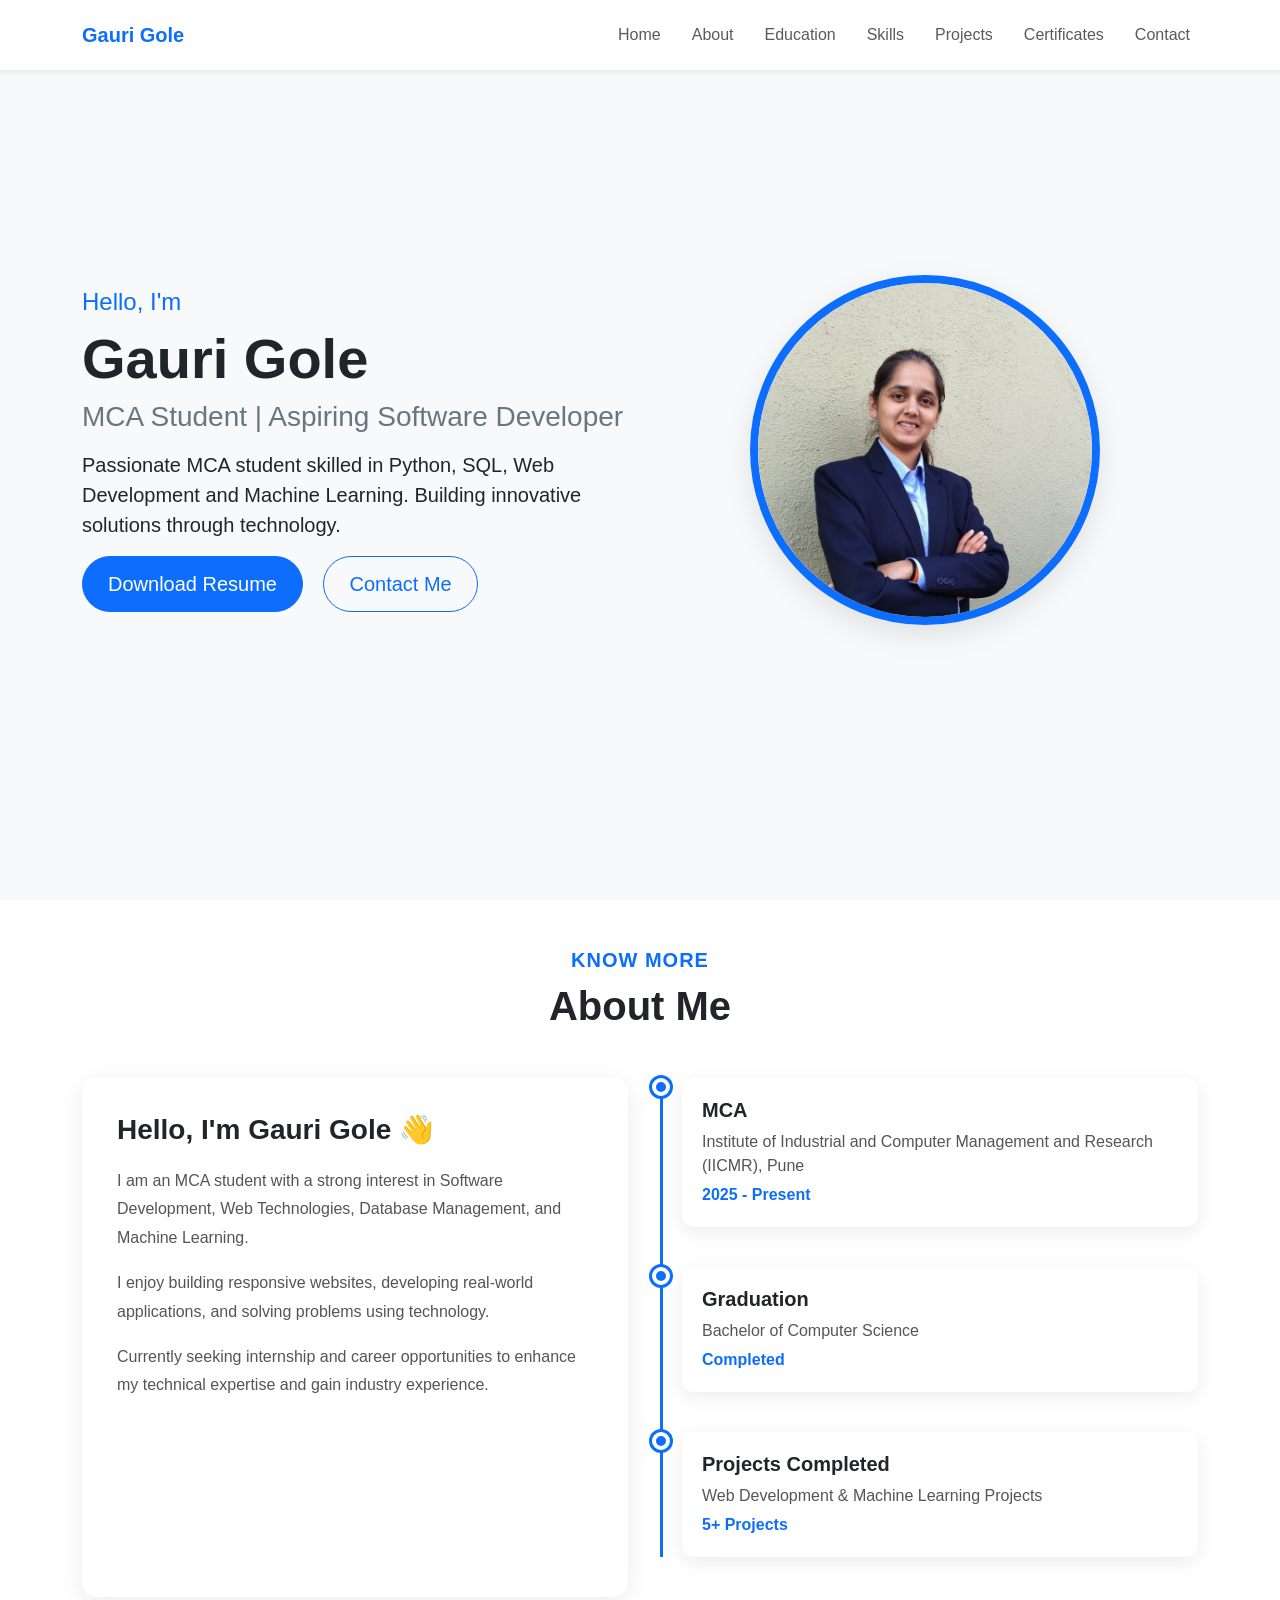
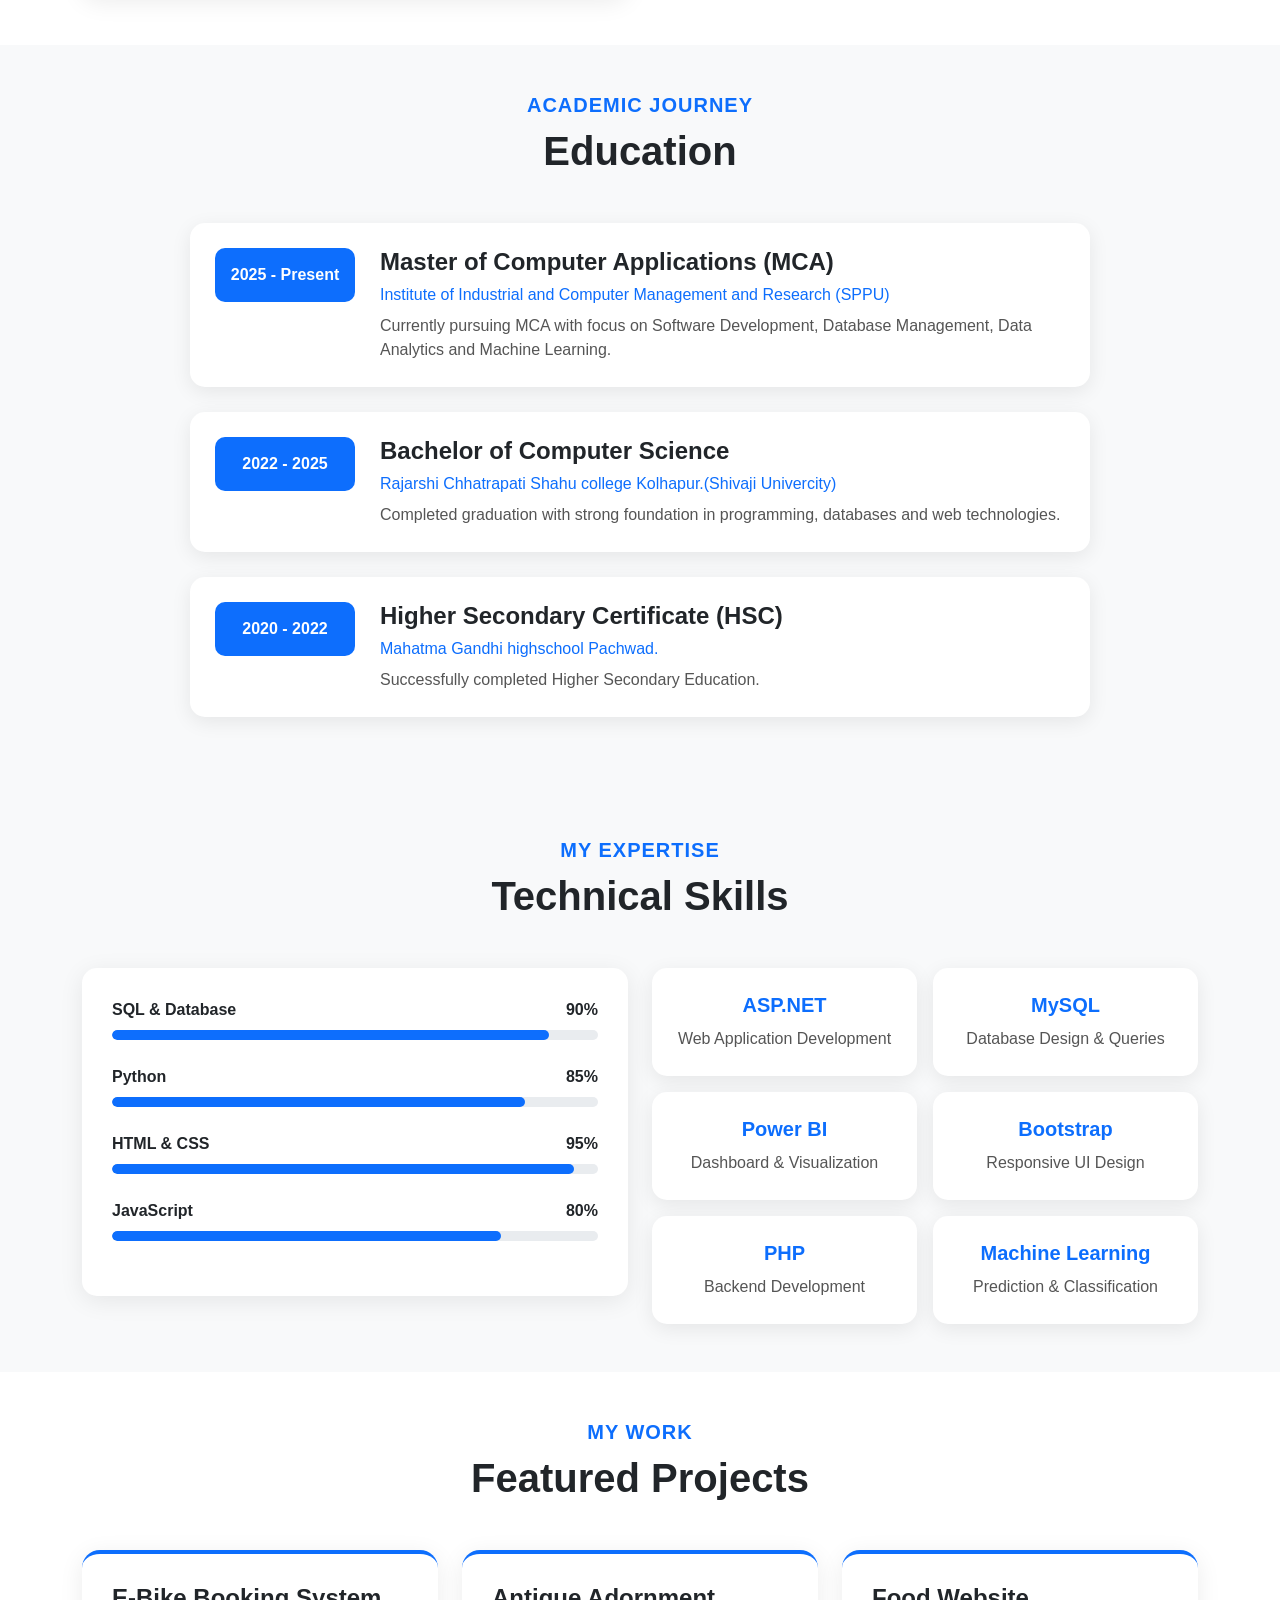
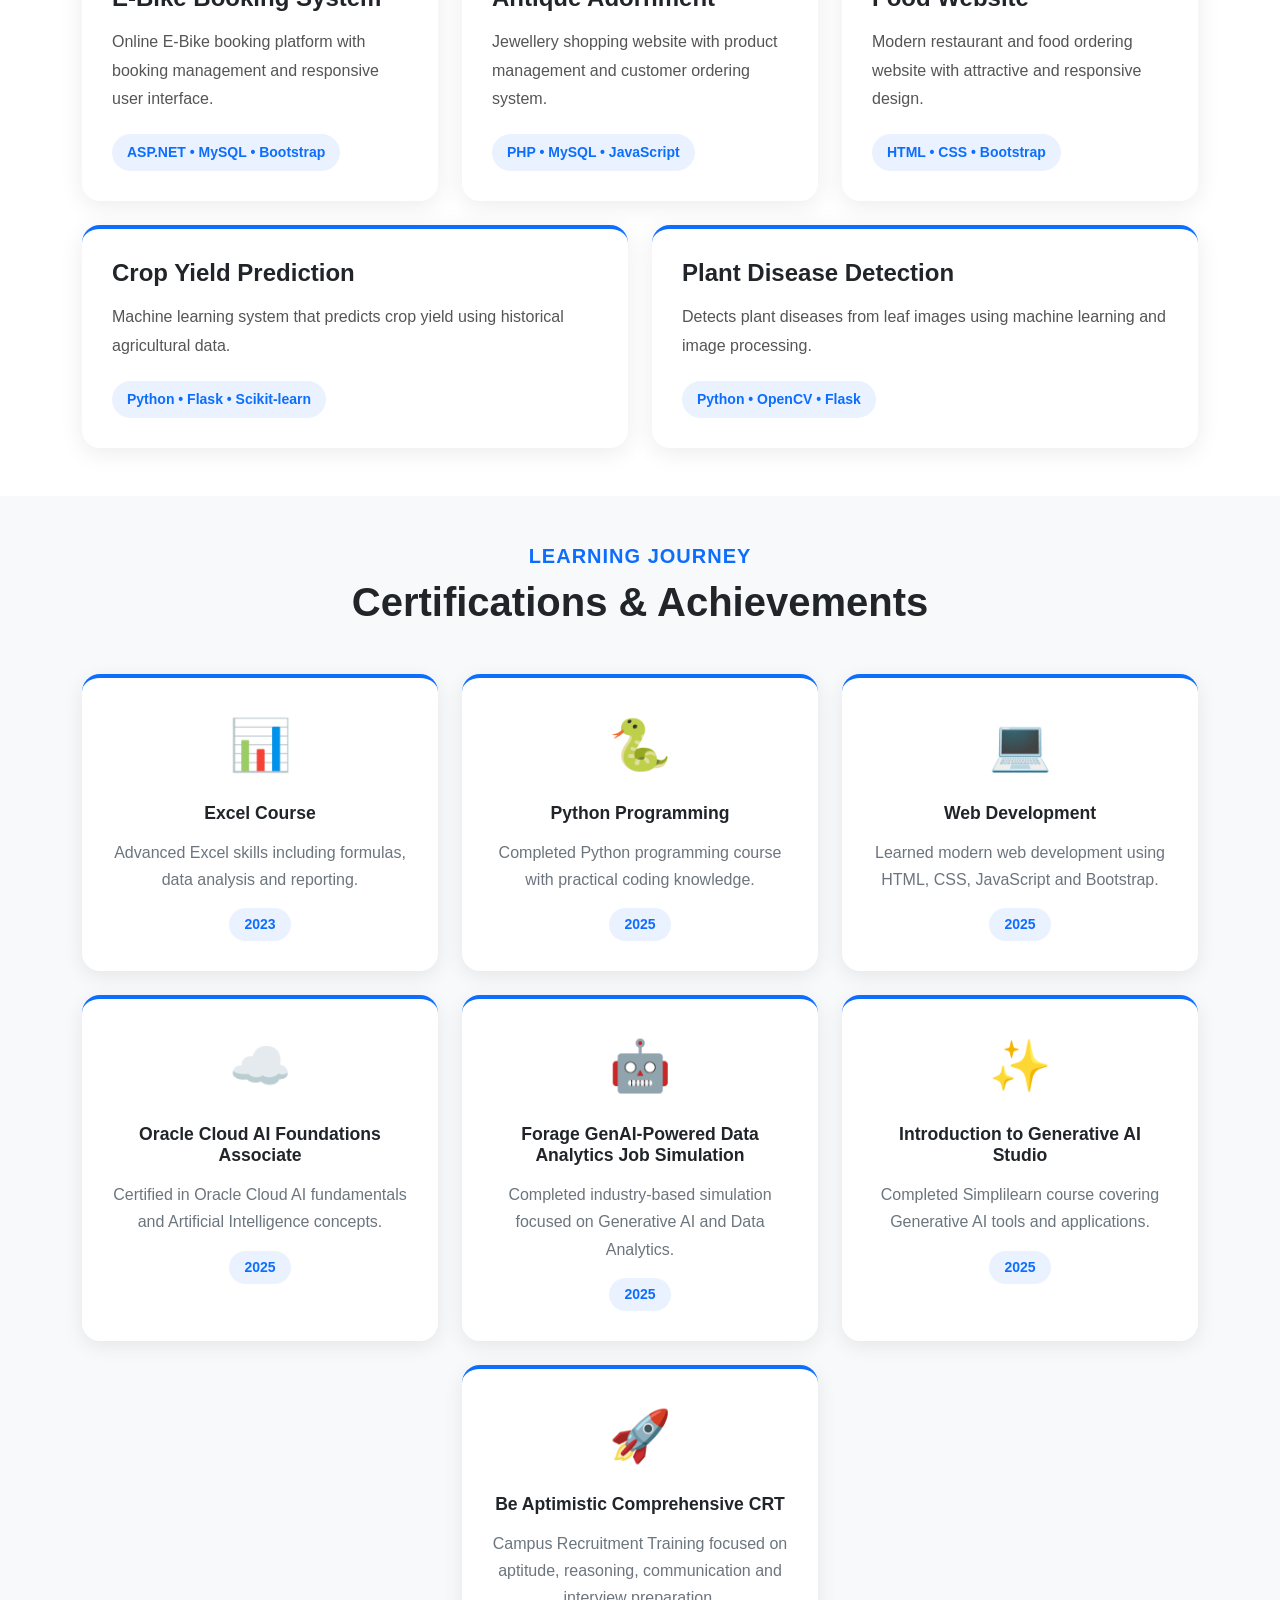
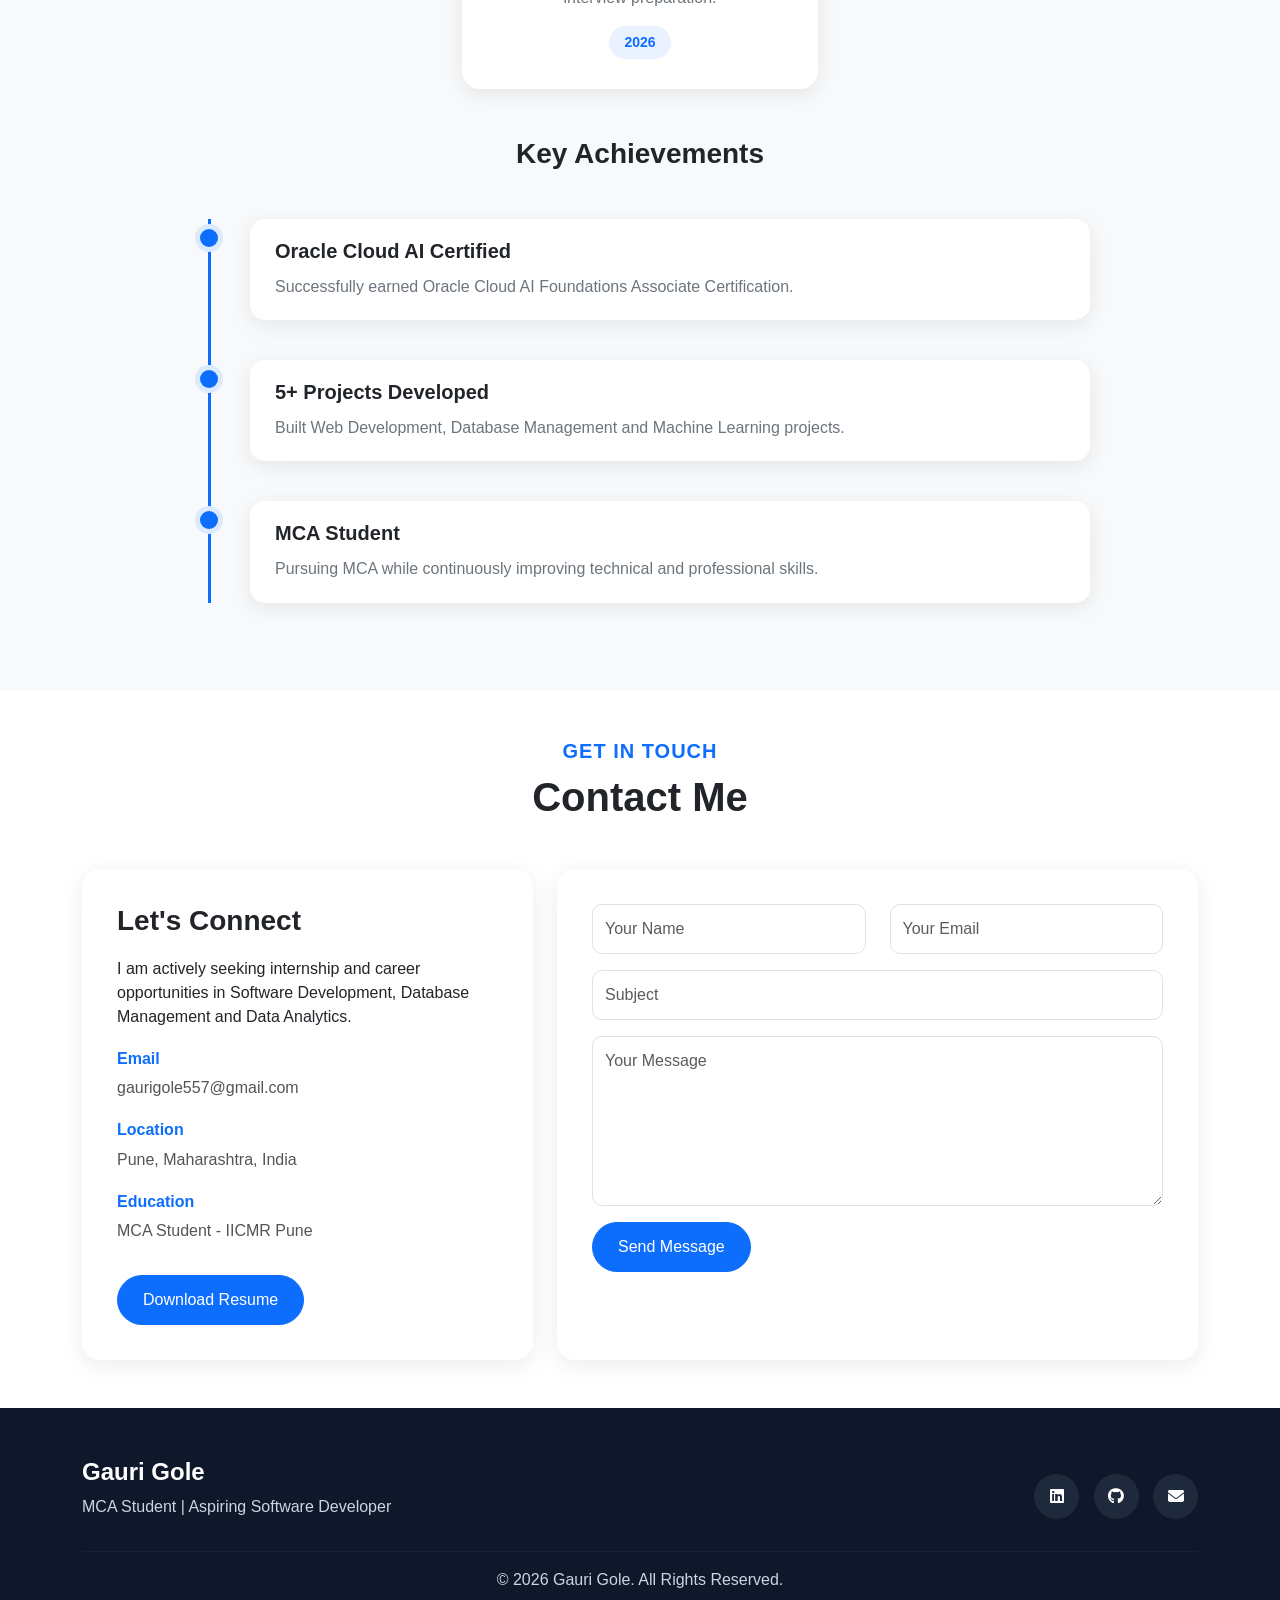
<file: index.html>
<!DOCTYPE html>
<html lang="en">

<head>
    <meta charset="UTF-8">
    <meta name="viewport" content="width=device-width, initial-scale=1.0">
    <title>Gauri Gole| Portfolio</title>

    <link href="https://cdn.jsdelivr.net/npm/bootstrap@5.3.3/dist/css/bootstrap.min.css" rel="stylesheet">
    <link rel="stylesheet" href="https://cdnjs.cloudflare.com/ajax/libs/font-awesome/6.5.1/css/all.min.css">
    <link rel="stylesheet" href="style.css">
</head>

<body>

    <!-- Navbar -->

    <nav class="navbar navbar-expand-lg navbar-light bg-white shadow-sm fixed-top">
        <div class="container">
            <a class="navbar-brand fw-bold text-primary" href="#">
                Gauri Gole
            </a>

            <button class="navbar-toggler" type="button" data-bs-toggle="collapse"
                data-bs-target="#navbarNav">
                <span class="navbar-toggler-icon"></span>
            </button>

            <div class="collapse navbar-collapse" id="navbarNav">
                <ul class="navbar-nav ms-auto">

                    <li class="nav-item">
                        <a class="nav-link" href="#home">Home</a>
                    </li>

                    <li class="nav-item">
                        <a class="nav-link" href="#about">About</a>
                    </li>

                    <li class="nav-item">
                        <a class="nav-link" href="#education">Education</a>
                    </li>

                    <li class="nav-item">
                        <a class="nav-link" href="#skills">Skills</a>
                    </li>

                    <li class="nav-item">
                        <a class="nav-link" href="#projects">Projects</a>
                    </li>

                    <li class="nav-item">
                        <a class="nav-link" href="#certifications">Certificates</a>
                    </li>

                    <li class="nav-item">
                        <a class="nav-link" href="#contact">Contact</a>
                    </li>

                </ul>
            </div>
        </div>
    </nav>


    <!-- Hero Section -->

    <section id="home" class="hero-section">

        <div class="container">
            <div class="row align-items-center min-vh-100">

                <div class="col-lg-6">

                    <h4 class="text-primary">
                        Hello, I'm
                    </h4>

                    <h1 class="display-4 fw-bold">
                        Gauri Gole
                    </h1>

                    <h3 class="text-secondary mb-3">
                        MCA Student | Aspiring Software Developer
                    </h3>

                    <p class="lead">
                        Passionate MCA student skilled in Python,
                        SQL, Web Development and Machine Learning.
                        Building innovative solutions through technology.
                    </p>

                    <a href="GAURI GOLE RESUME (1).pdf" class="btn btn-primary btn-lg me-3">
                        Download Resume
                    </a>

                    <a href="#contact" class="btn btn-outline-primary btn-lg">
                        Contact Me
                    </a>

                </div>

                <div class="col-lg-6 text-center">

                    <img src="profile.jpeg"
                        class="img-fluid profile-img"
                        alt="Profile">

                </div>

            </div>
        </div>

    </section>
    <!-- ================= ABOUT SECTION ================= -->

<section class="about py-5" id="about">

    <div class="container">

        <div class="text-center mb-5">
            <h5 class="section-subtitle">Know More</h5>
            <h2 class="section-title">About Me</h2>
        </div>

        <div class="row g-4">

            <!-- About Card -->

            <div class="col-lg-6">

                <div class="about-card">

                    <h3>Hello, I'm Gauri Gole 👋</h3>

                    <p>
                        I am an MCA student with a strong interest in
                        Software Development, Web Technologies,
                        Database Management, and Machine Learning.
                    </p>

                    <p>
                        I enjoy building responsive websites,
                        developing real-world applications, and
                        solving problems using technology.
                    </p>

                    <p>
                        Currently seeking internship and career
                        opportunities to enhance my technical
                        expertise and gain industry experience.
                    </p>

                </div>

            </div>

            <!-- Timeline -->

            <div class="col-lg-6">

                <div class="timeline">

                    <div class="timeline-item">
                        <div class="circle"></div>

                        <div class="timeline-content">
                            <h5>MCA</h5>
                            <p>
                                Institute of Industrial and Computer
                                Management and Research (IICMR), Pune
                            </p>
                            <span>2025 - Present</span>
                        </div>
                    </div>

                    <div class="timeline-item">
                        <div class="circle"></div>

                        <div class="timeline-content">
                            <h5>Graduation</h5>
                            <p>
                                Bachelor of Computer Science
                            </p>
                            <span>Completed</span>
                        </div>
                    </div>

                    <div class="timeline-item">
                        <div class="circle"></div>

                        <div class="timeline-content">
                            <h5>Projects Completed</h5>
                            <p>
                                Web Development & Machine Learning Projects
                            </p>
                            <span>5+ Projects</span>
                        </div>
                    </div>

                </div>

            </div>

        </div>

    </div>

</section>

<!-- ================= EDUCATION SECTION ================= -->

<section class="education py-5" id="education">

    <div class="container">

        <div class="text-center mb-5">
            <h5 class="section-subtitle">Academic Journey</h5>
            <h2 class="section-title">Education</h2>
        </div>

        <div class="education-timeline">

            <!-- MCA -->

            <div class="education-card">
                <div class="edu-year">
                    2025 - Present
                </div>

                <div class="edu-content">
                    <h4>Master of Computer Applications (MCA)</h4>

                    <h6>Institute of Industrial and Computer Management and Research (SPPU)</h6>

                    <p>
                        Currently pursuing MCA with focus on
                        Software Development, Database Management,
                        Data Analytics and Machine Learning.
                    </p>
                </div>
            </div>

            <!-- Graduation -->

            <div class="education-card">
                <div class="edu-year">
                    2022 - 2025
                </div>

                <div class="edu-content">
                    <h4>Bachelor of Computer Science</h4>

                    <h6>Rajarshi Chhatrapati Shahu college Kolhapur.(Shivaji Univercity)</h6>

                    <p>
                        Completed graduation with strong foundation
                        in programming, databases and web technologies.
                    </p>
                </div>
            </div>

            <!-- HSC -->

            <div class="education-card">
                <div class="edu-year">
                    2020 - 2022
                </div>

                <div class="edu-content">
                    <h4>Higher Secondary Certificate (HSC)</h4>

                    <h6>Mahatma Gandhi highschool Pachwad.</h6>

                    <p>
                        Successfully completed Higher Secondary Education.
                    </p>
                </div>
            </div>

        </div>

    </div>

</section>
<!-- ================= SKILLS SECTION ================= -->

<section class="skills py-5" id="skills">

    <div class="container">

        <div class="text-center mb-5">
            <h5 class="section-subtitle">My Expertise</h5>
            <h2 class="section-title">Technical Skills</h2>
        </div>

        <div class="row">

            <!-- Left Side -->

            <div class="col-lg-6">

                <div class="skill-box">

                    <div class="skill-item">
                        <div class="d-flex justify-content-between">
                            <span>SQL & Database</span>
                            <span>90%</span>
                        </div>

                        <div class="progress">
                            <div class="progress-bar sql-bar"></div>
                        </div>
                    </div>

                    <div class="skill-item">
                        <div class="d-flex justify-content-between">
                            <span>Python</span>
                            <span>85%</span>
                        </div>

                        <div class="progress">
                            <div class="progress-bar python-bar"></div>
                        </div>
                    </div>

                    <div class="skill-item">
                        <div class="d-flex justify-content-between">
                            <span>HTML & CSS</span>
                            <span>95%</span>
                        </div>

                        <div class="progress">
                            <div class="progress-bar html-bar"></div>
                        </div>
                    </div>

                    <div class="skill-item">
                        <div class="d-flex justify-content-between">
                            <span>JavaScript</span>
                            <span>80%</span>
                        </div>

                        <div class="progress">
                            <div class="progress-bar js-bar"></div>
                        </div>
                    </div>

                </div>

            </div>

            <!-- Right Side -->

            <div class="col-lg-6">

                <div class="row g-3">

                    <div class="col-md-6">
                        <div class="skill-card">
                            <h5>ASP.NET</h5>
                            <p>Web Application Development</p>
                        </div>
                    </div>

                    <div class="col-md-6">
                        <div class="skill-card">
                            <h5>MySQL</h5>
                            <p>Database Design & Queries</p>
                        </div>
                    </div>

                    <div class="col-md-6">
                        <div class="skill-card">
                            <h5>Power BI</h5>
                            <p>Dashboard & Visualization</p>
                        </div>
                    </div>

                    <div class="col-md-6">
                        <div class="skill-card">
                            <h5>Bootstrap</h5>
                            <p>Responsive UI Design</p>
                        </div>
                    </div>

                    <div class="col-md-6">
                        <div class="skill-card">
                            <h5>PHP</h5>
                            <p>Backend Development</p>
                        </div>
                    </div>

                    <div class="col-md-6">
                        <div class="skill-card">
                            <h5>Machine Learning</h5>
                            <p>Prediction & Classification</p>
                        </div>
                    </div>

                </div>

            </div>

        </div>

    </div>

</section>
<!-- ================= PROJECTS SECTION ================= -->

<section class="projects py-5" id="projects">

    <div class="container">

        <div class="text-center mb-5">
            <h5 class="section-subtitle">My Work</h5>
            <h2 class="section-title">Featured Projects</h2>
        </div>

        <div class="row g-4">

            <!-- Project 1 -->

            <div class="col-lg-4 col-md-6">
                <div class="project-card">

                    <div class="project-content">

                        <h4>E-Bike Booking System</h4>

                        <p>
                            Online E-Bike booking platform with booking
                            management and responsive user interface.
                        </p>

                        <span class="tech">
                            ASP.NET • MySQL • Bootstrap
                        </span>

                    </div>

                </div>
            </div>

            <!-- Project 2 -->

            <div class="col-lg-4 col-md-6">
                <div class="project-card">

                    <div class="project-content">

                        <h4>Antique Adornment</h4>

                        <p>
                            Jewellery shopping website with product
                            management and customer ordering system.
                        </p>

                        <span class="tech">
                            PHP • MySQL • JavaScript
                        </span>

                    </div>

                </div>
            </div>

            <!-- Project 3 -->

            <div class="col-lg-4 col-md-6">
                <div class="project-card">

                    <div class="project-content">

                        <h4>Food Website</h4>

                        <p>
                            Modern restaurant and food ordering website
                            with attractive and responsive design.
                        </p>

                        <span class="tech">
                            HTML • CSS • Bootstrap
                        </span>

                    </div>

                </div>
            </div>

            <!-- Project 4 -->

            <div class="col-lg-6">
                <div class="project-card">

                    <div class="project-content">

                        <h4>Crop Yield Prediction</h4>

                        <p>
                            Machine learning system that predicts crop
                            yield using historical agricultural data.
                        </p>

                        <span class="tech">
                            Python • Flask • Scikit-learn
                        </span>

                    </div>

                </div>
            </div>

            <!-- Project 5 -->

            <div class="col-lg-6">
                <div class="project-card">

                    <div class="project-content">

                        <h4>Plant Disease Detection</h4>

                        <p>
                            Detects plant diseases from leaf images using
                            machine learning and image processing.
                        </p>

                        <span class="tech">
                            Python • OpenCV • Flask
                        </span>

                    </div>

                </div>
            </div>

        </div>

    </div>

</section>
<!-- ================= CERTIFICATIONS SECTION ================= -->

<section class="certifications py-5" id="certifications">

    <div class="container">

        <div class="text-center mb-5">
            <h5 class="section-subtitle">Learning Journey</h5>
            <h2 class="section-title">Certifications & Achievements</h2>
        </div>

        <div class="row g-4">

            <!-- Excel -->
            <div class="col-lg-4 col-md-6">
                <div class="certificate-card">
                    <div class="certificate-icon">📊</div>
                    <h5>Excel Course</h5>
                    <p>Advanced Excel skills including formulas, data analysis and reporting.</p>
                    <small>2023</small>
                </div>
            </div>

            <!-- Python -->
            <div class="col-lg-4 col-md-6">
                <div class="certificate-card">
                    <div class="certificate-icon">🐍</div>
                    <h5>Python Programming</h5>
                    <p>Completed Python programming course with practical coding knowledge.</p>
                    <small>2025</small>
                </div>
            </div>

            <!-- Web Development -->
            <div class="col-lg-4 col-md-6">
                <div class="certificate-card">
                    <div class="certificate-icon">💻</div>
                    <h5>Web Development</h5>
                    <p>Learned modern web development using HTML, CSS, JavaScript and Bootstrap.</p>
                    <small>2025</small>
                </div>
            </div>

            <!-- Oracle -->
            <div class="col-lg-4 col-md-6">
                <div class="certificate-card">
                    <div class="certificate-icon">☁️</div>
                    <h5>Oracle Cloud AI Foundations Associate</h5>
                    <p>Certified in Oracle Cloud AI fundamentals and Artificial Intelligence concepts.</p>
                    <small>2025</small>
                </div>
            </div>

            <!-- Forage -->
            <div class="col-lg-4 col-md-6">
                <div class="certificate-card">
                    <div class="certificate-icon">🤖</div>
                    <h5>Forage GenAI-Powered Data Analytics Job Simulation</h5>
                    <p>Completed industry-based simulation focused on Generative AI and Data Analytics.</p>
                    <small>2025</small>
                </div>
            </div>

            <!-- Simplilearn -->
            <div class="col-lg-4 col-md-6">
                <div class="certificate-card">
                    <div class="certificate-icon">✨</div>
                    <h5>Introduction to Generative AI Studio</h5>
                    <p>Completed Simplilearn course covering Generative AI tools and applications.</p>
                    <small>2025</small>
                </div>
            </div>

            <!-- CRT -->
            <div class="col-lg-4 col-md-6 mx-auto">
                <div class="certificate-card">
                    <div class="certificate-icon">🚀</div>
                    <h5>Be Aptimistic Comprehensive CRT</h5>
                    <p>Campus Recruitment Training focused on aptitude, reasoning, communication and interview preparation.</p>
                    <small>2026</small>
                </div>
            </div>

        </div>

        <!-- Achievement Timeline -->

        <div class="achievement-section mt-5">

            <h3 class="text-center mb-5">
                Key Achievements
            </h3>

            <div class="achievement-timeline">

                <div class="achievement-item">
                    <div class="achievement-dot"></div>

                    <div class="achievement-content">
                        <h5>Oracle Cloud AI Certified</h5>
                        <p>
                            Successfully earned Oracle Cloud AI Foundations Associate Certification.
                        </p>
                    </div>
                </div>

                <div class="achievement-item">
                    <div class="achievement-dot"></div>

                    <div class="achievement-content">
                        <h5>5+ Projects Developed</h5>
                        <p>
                            Built Web Development, Database Management and Machine Learning projects.
                        </p>
                    </div>
                </div>

                <div class="achievement-item">
                    <div class="achievement-dot"></div>

                    <div class="achievement-content">
                        <h5>MCA Student</h5>
                        <p>
                            Pursuing MCA while continuously improving technical and professional skills.
                        </p>
                    </div>
                </div>

            </div>

        </div>

    </div>

</section>
<!-- ================= CONTACT SECTION ================= -->

<section class="contact py-5" id="contact">

    <div class="container">

        <div class="text-center mb-5">
            <h5 class="section-subtitle">Get In Touch</h5>
            <h2 class="section-title">Contact Me</h2>
        </div>

        <div class="row g-4">

            <!-- Contact Info -->

            <div class="col-lg-5">

                <div class="contact-card">

                    <h3>Let's Connect</h3>

                    <p>
                        I am actively seeking internship and career
                        opportunities in Software Development,
                        Database Management and Data Analytics.
                    </p>

                    <div class="contact-info">
                        <h6>Email</h6>
                        <p>gaurigole557@gmail.com</p>
                    </div>

                    <div class="contact-info">
                        <h6>Location</h6>
                        <p>Pune, Maharashtra, India</p>
                    </div>

                    <div class="contact-info">
                        <h6>Education</h6>
                        <p>MCA Student - IICMR Pune</p>
                    </div>

                    <a href="GAURI GOLE RESUME (1).pdf"
                       class="btn btn-primary mt-3"
                       download>
                        Download Resume
                    </a>

                </div>

            </div>

            <!-- Contact Form -->

            <div class="col-lg-7">

                <div class="contact-card">

                    <form>

                        <div class="row">

                            <div class="col-md-6 mb-3">
                                <input type="text"
                                       class="form-control"
                                       placeholder="Your Name"
                                       required>
                            </div>

                            <div class="col-md-6 mb-3">
                                <input type="email"
                                       class="form-control"
                                       placeholder="Your Email"
                                       required>
                            </div>

                        </div>

                        <div class="mb-3">
                            <input type="text"
                                   class="form-control"
                                   placeholder="Subject">
                        </div>

                        <div class="mb-3">
                            <textarea class="form-control"
                                      rows="6"
                                      placeholder="Your Message"></textarea>
                        </div>

                        <button type="submit"
                                class="btn btn-primary">
                            Send Message
                        </button>

                    </form>

                </div>

            </div>

        </div>

    </div>

</section>


<!-- ================= FOOTER ================= -->

<footer class="footer">

    <div class="container">

        <div class="row align-items-center">

            <div class="col-md-6">
                <h4>Gauri Gole</h4>
                <p>MCA Student | Aspiring Software Developer</p>
            </div>

            <div class="col-md-6 text-md-end">

                <div class="social-links">

                    <a href="#"><i class="fab fa-linkedin"></i></a>

                    <a href="#"><i class="fab fa-github"></i></a>

                    <a href="#"><i class="fas fa-envelope"></i></a>

                </div>

            </div>

        </div>

        <hr>

        <div class="text-center">

            <p class="mb-0">
                © 2026 Gauri Gole. All Rights Reserved.
            </p>

        </div>

    </div>

</footer>

    <script src="https://cdn.jsdelivr.net/npm/bootstrap@5.3.3/dist/js/bootstrap.bundle.min.js"></script>

</body>
</html>
</file>
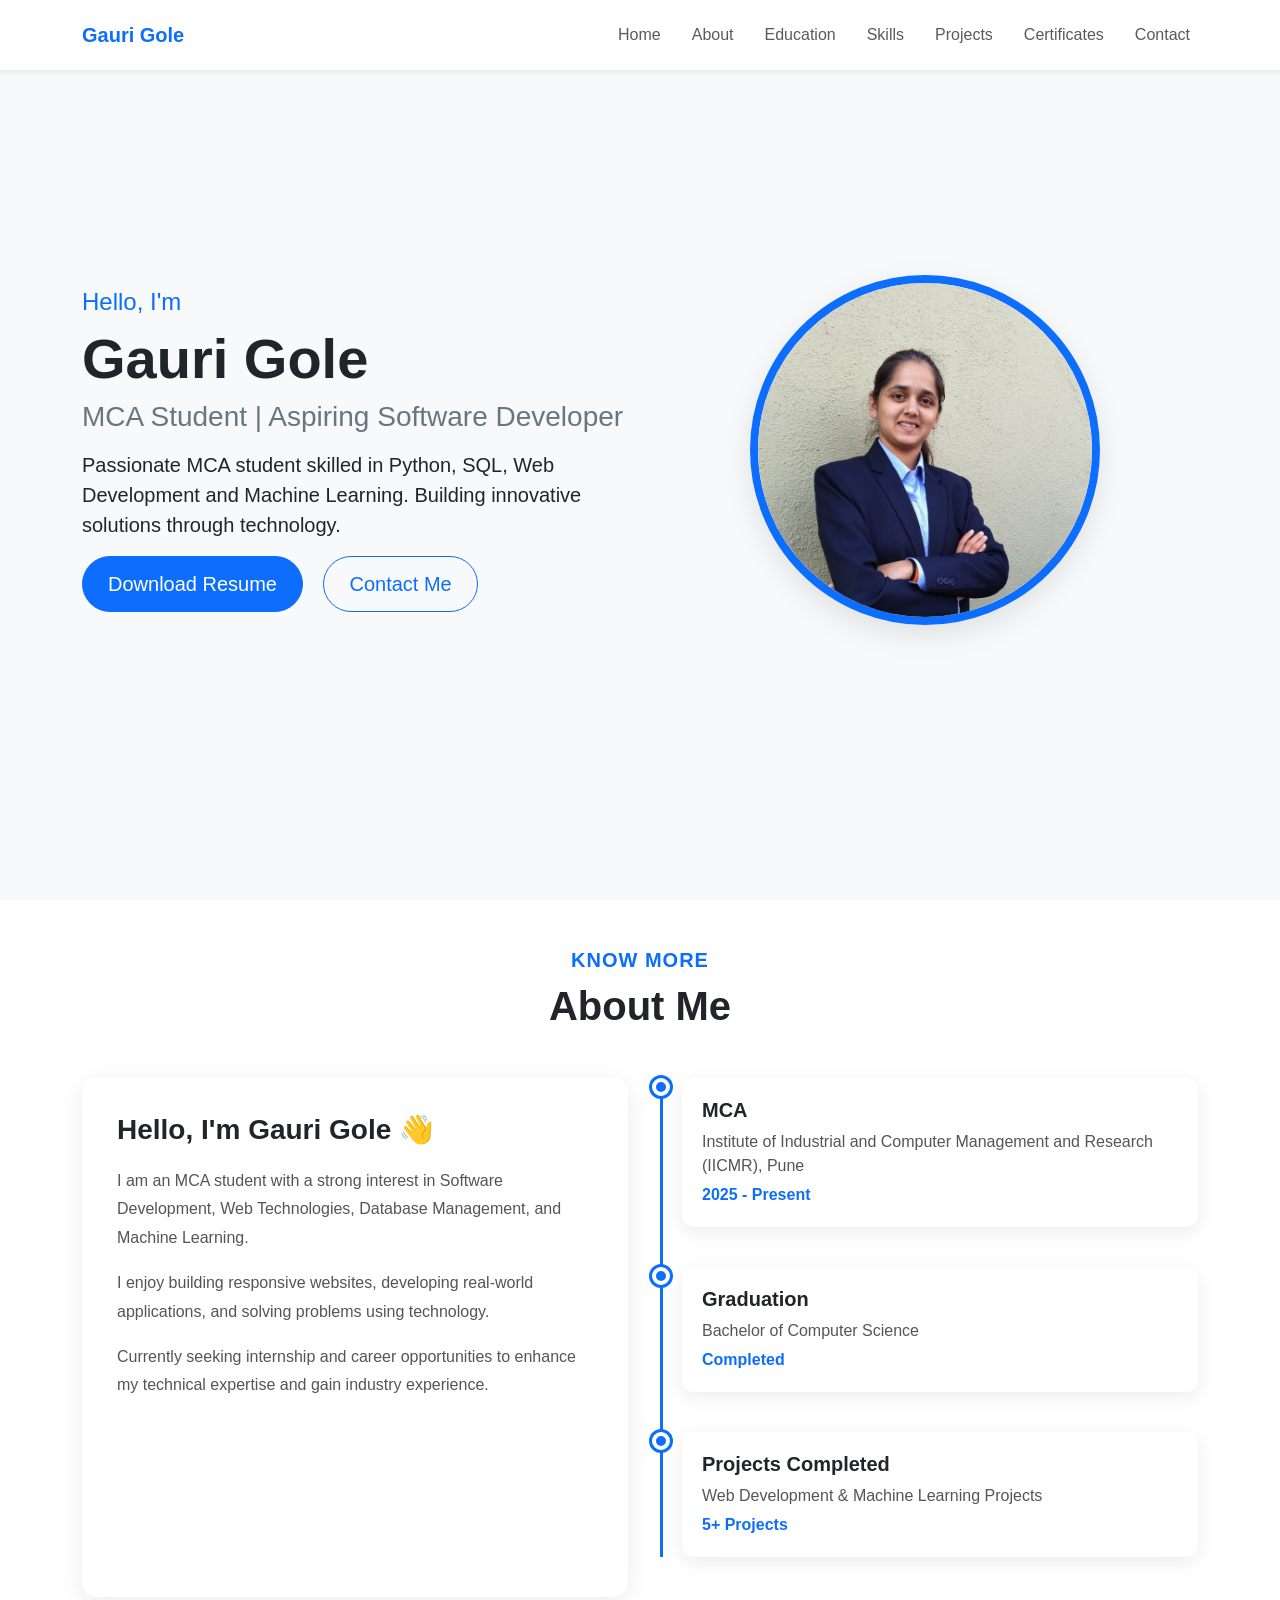
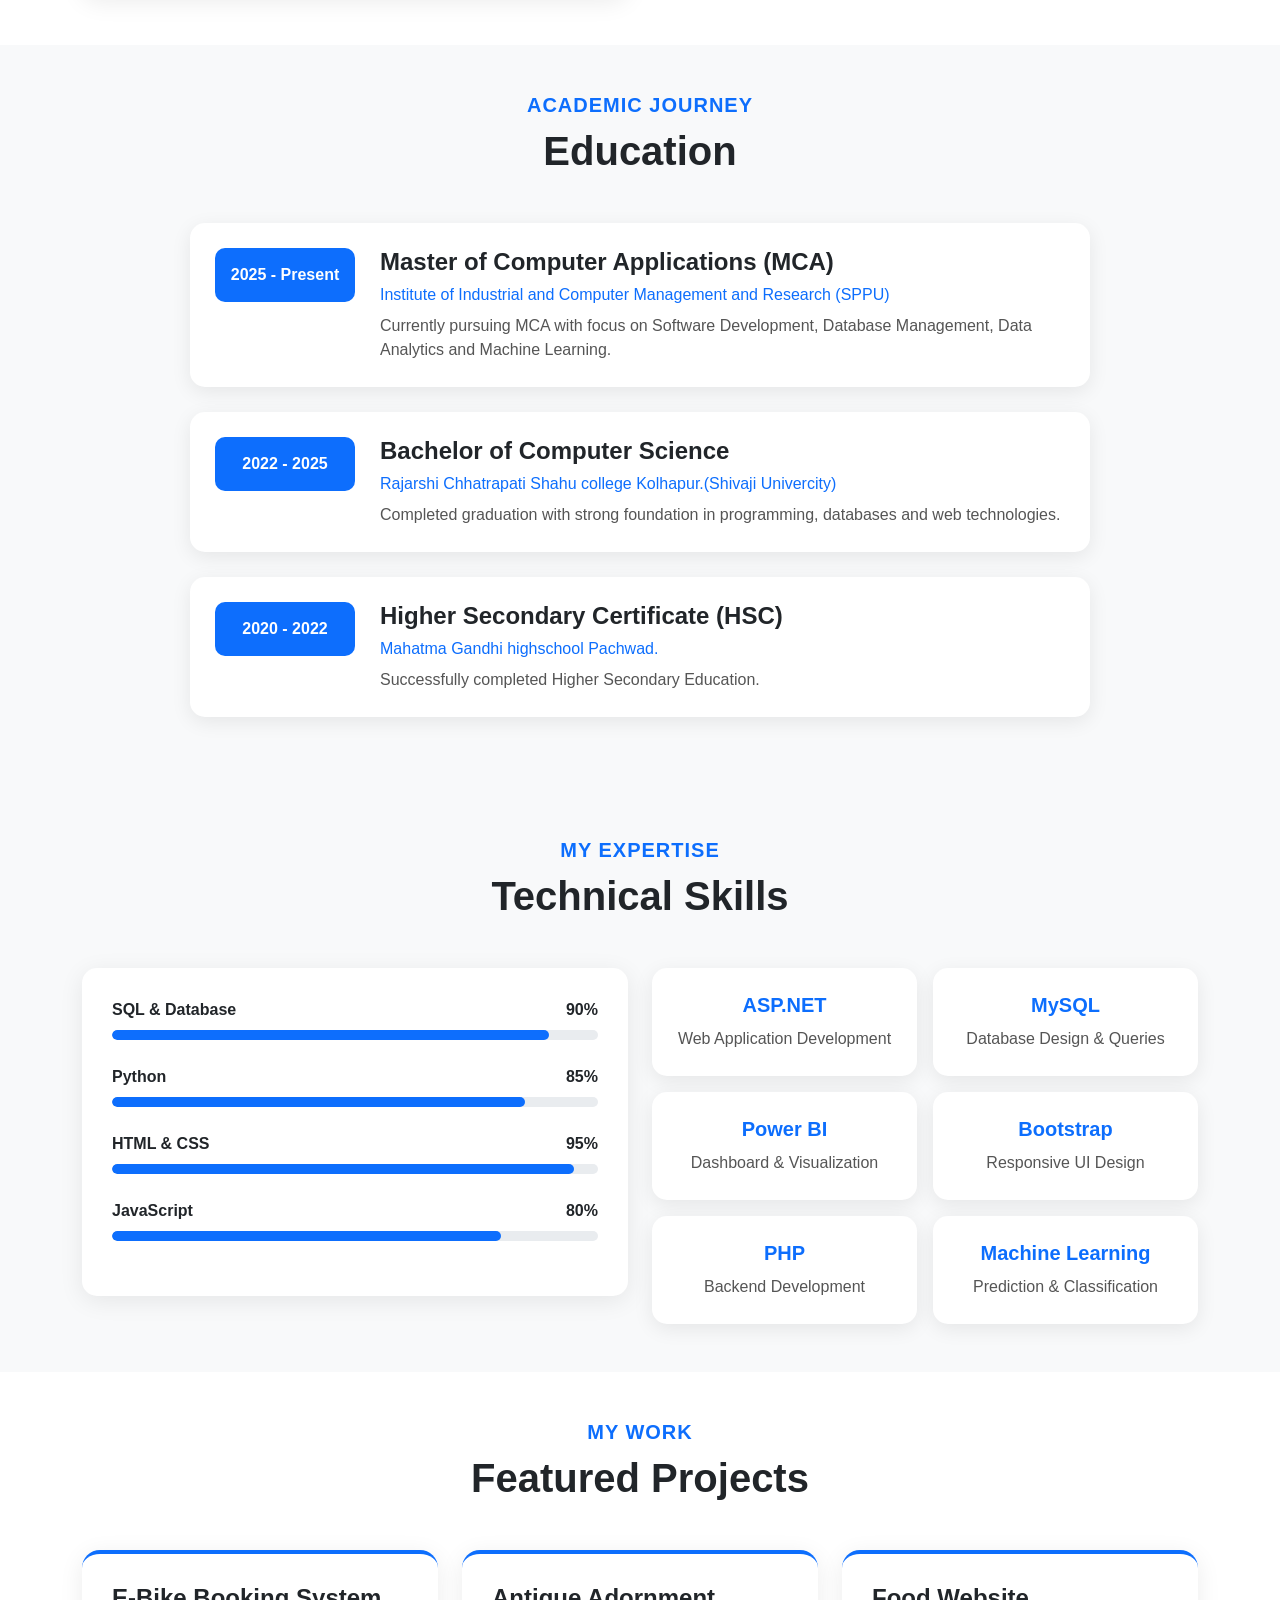
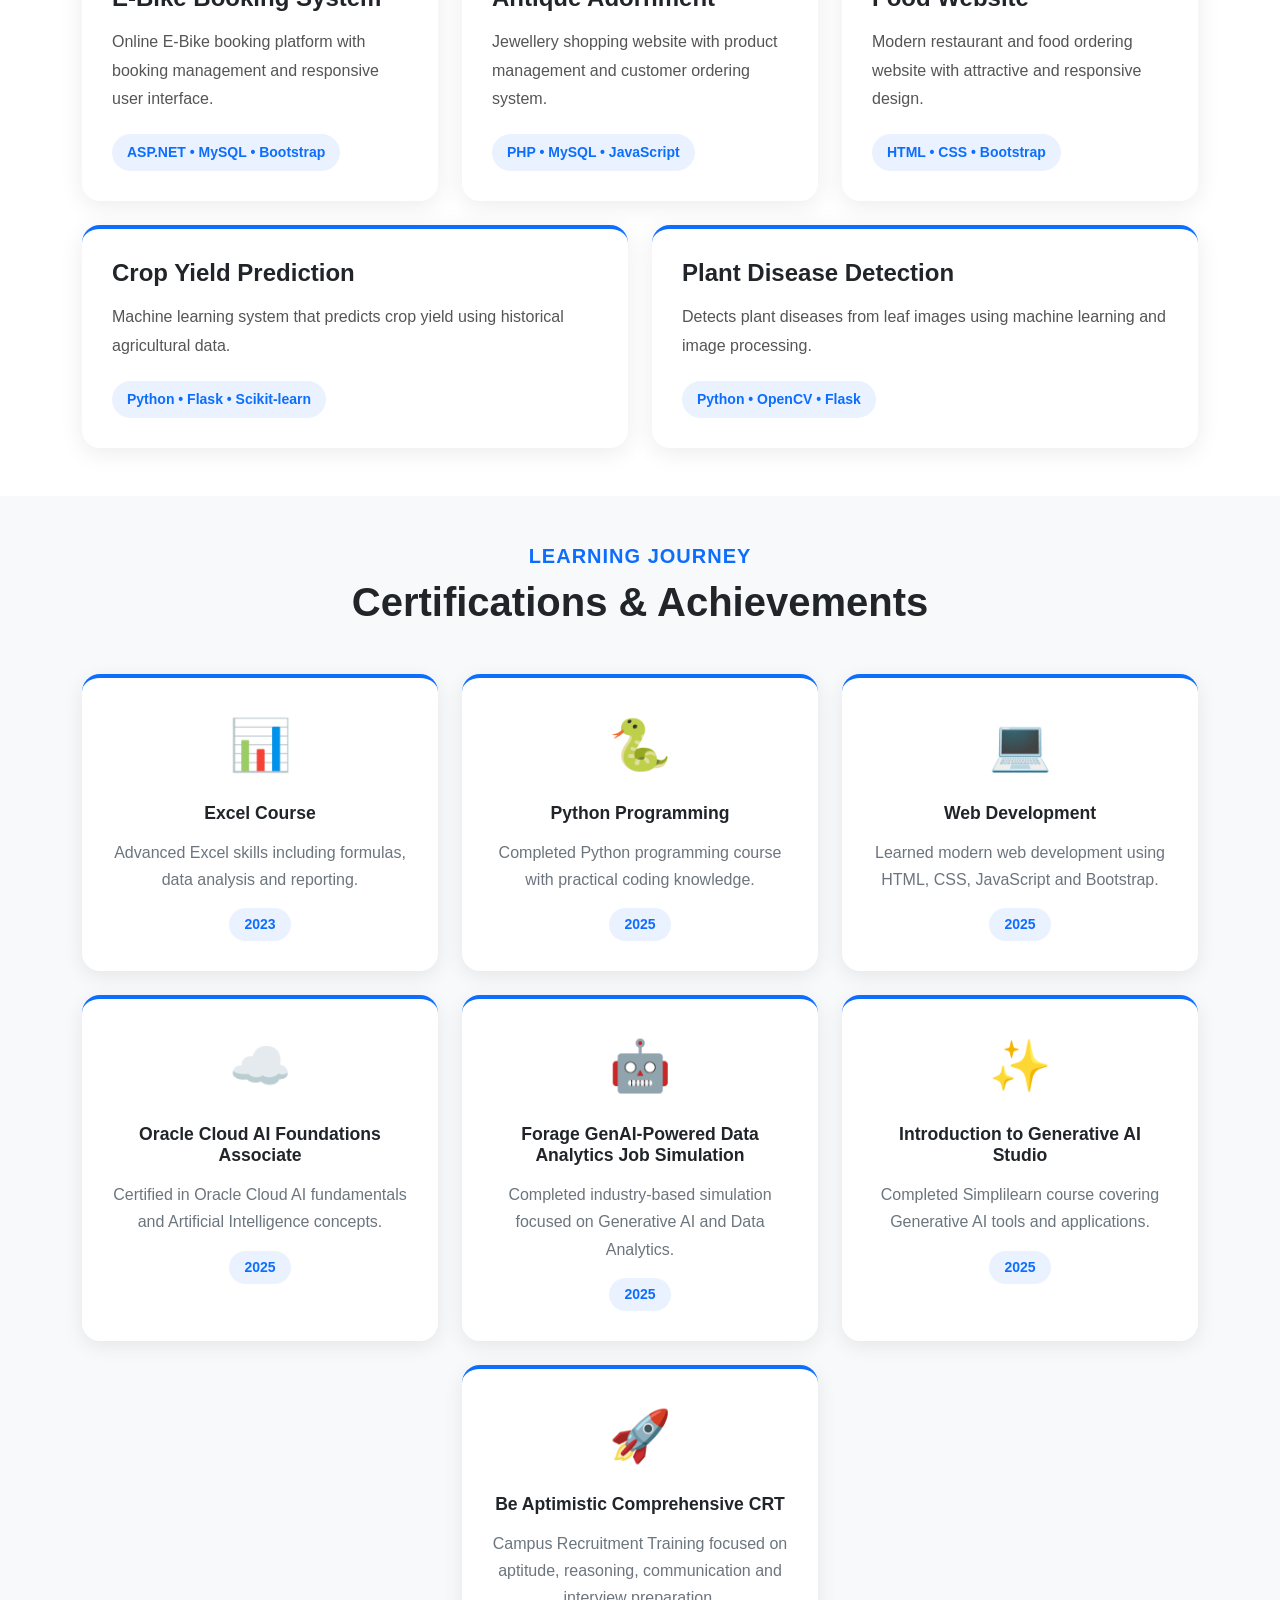
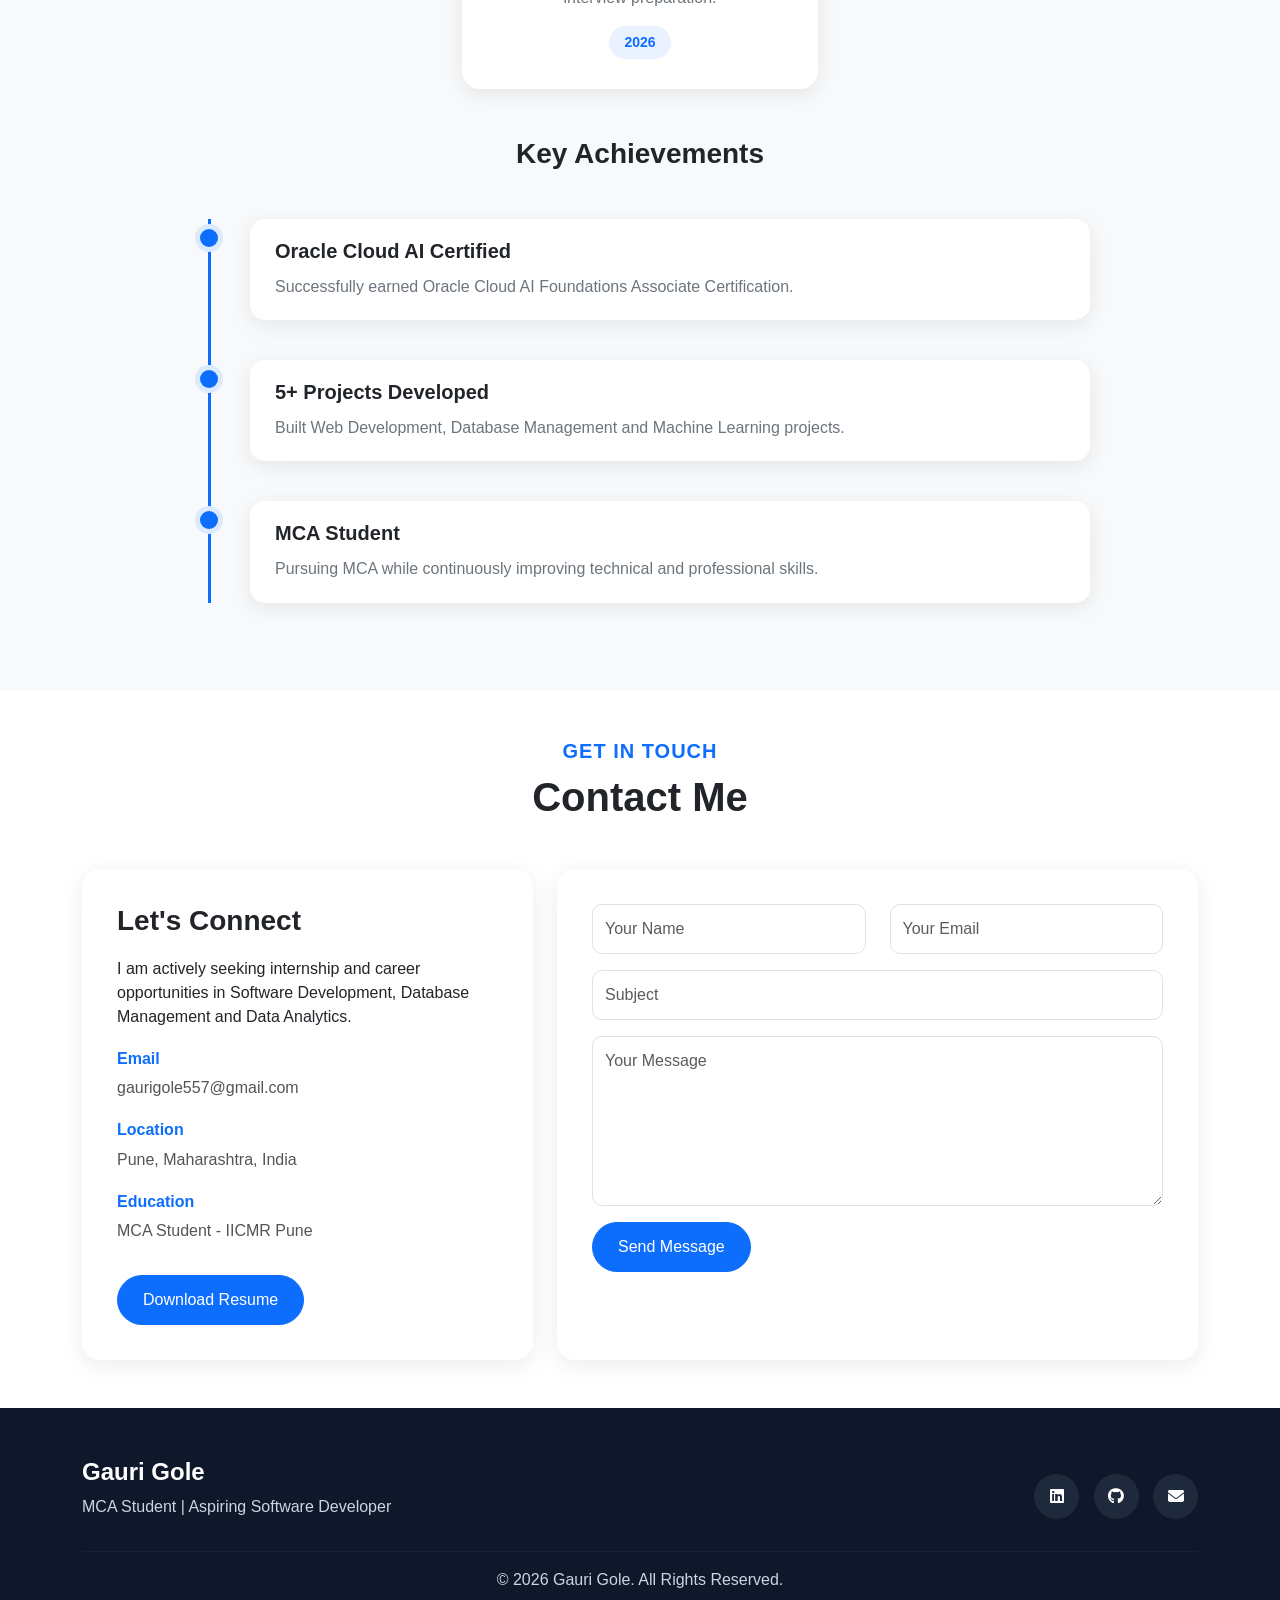
<file: portfolio.html>
<!DOCTYPE html>
<html lang="en">

<head>
    <meta charset="UTF-8">
    <meta name="viewport" content="width=device-width, initial-scale=1.0">
    <title>Gauri Gole| Portfolio</title>

    <link href="https://cdn.jsdelivr.net/npm/bootstrap@5.3.3/dist/css/bootstrap.min.css" rel="stylesheet">
    <link rel="stylesheet" href="https://cdnjs.cloudflare.com/ajax/libs/font-awesome/6.5.1/css/all.min.css">
    <link rel="stylesheet" href="style.css">
</head>

<body>

    <!-- Navbar -->

    <nav class="navbar navbar-expand-lg navbar-light bg-white shadow-sm fixed-top">
        <div class="container">
            <a class="navbar-brand fw-bold text-primary" href="#">
                Gauri Gole
            </a>

            <button class="navbar-toggler" type="button" data-bs-toggle="collapse"
                data-bs-target="#navbarNav">
                <span class="navbar-toggler-icon"></span>
            </button>

            <div class="collapse navbar-collapse" id="navbarNav">
                <ul class="navbar-nav ms-auto">

                    <li class="nav-item">
                        <a class="nav-link" href="#home">Home</a>
                    </li>

                    <li class="nav-item">
                        <a class="nav-link" href="#about">About</a>
                    </li>

                    <li class="nav-item">
                        <a class="nav-link" href="#education">Education</a>
                    </li>

                    <li class="nav-item">
                        <a class="nav-link" href="#skills">Skills</a>
                    </li>

                    <li class="nav-item">
                        <a class="nav-link" href="#projects">Projects</a>
                    </li>

                    <li class="nav-item">
                        <a class="nav-link" href="#certifications">Certificates</a>
                    </li>

                    <li class="nav-item">
                        <a class="nav-link" href="#contact">Contact</a>
                    </li>

                </ul>
            </div>
        </div>
    </nav>


    <!-- Hero Section -->

    <section id="home" class="hero-section">

        <div class="container">
            <div class="row align-items-center min-vh-100">

                <div class="col-lg-6">

                    <h4 class="text-primary">
                        Hello, I'm
                    </h4>

                    <h1 class="display-4 fw-bold">
                        Gauri Gole
                    </h1>

                    <h3 class="text-secondary mb-3">
                        MCA Student | Aspiring Software Developer
                    </h3>

                    <p class="lead">
                        Passionate MCA student skilled in Python,
                        SQL, Web Development and Machine Learning.
                        Building innovative solutions through technology.
                    </p>

                    <a href="GAURI GOLE RESUME (1).pdf" class="btn btn-primary btn-lg me-3">
                        Download Resume
                    </a>

                    <a href="#contact" class="btn btn-outline-primary btn-lg">
                        Contact Me
                    </a>

                </div>

                <div class="col-lg-6 text-center">

                    <img src="profile.jpeg"
                        class="img-fluid profile-img"
                        alt="Profile">

                </div>

            </div>
        </div>

    </section>
    <!-- ================= ABOUT SECTION ================= -->

<section class="about py-5" id="about">

    <div class="container">

        <div class="text-center mb-5">
            <h5 class="section-subtitle">Know More</h5>
            <h2 class="section-title">About Me</h2>
        </div>

        <div class="row g-4">

            <!-- About Card -->

            <div class="col-lg-6">

                <div class="about-card">

                    <h3>Hello, I'm Gauri Gole 👋</h3>

                    <p>
                        I am an MCA student with a strong interest in
                        Software Development, Web Technologies,
                        Database Management, and Machine Learning.
                    </p>

                    <p>
                        I enjoy building responsive websites,
                        developing real-world applications, and
                        solving problems using technology.
                    </p>

                    <p>
                        Currently seeking internship and career
                        opportunities to enhance my technical
                        expertise and gain industry experience.
                    </p>

                </div>

            </div>

            <!-- Timeline -->

            <div class="col-lg-6">

                <div class="timeline">

                    <div class="timeline-item">
                        <div class="circle"></div>

                        <div class="timeline-content">
                            <h5>MCA</h5>
                            <p>
                                Institute of Industrial and Computer
                                Management and Research (IICMR), Pune
                            </p>
                            <span>2025 - Present</span>
                        </div>
                    </div>

                    <div class="timeline-item">
                        <div class="circle"></div>

                        <div class="timeline-content">
                            <h5>Graduation</h5>
                            <p>
                                Bachelor of Computer Science
                            </p>
                            <span>Completed</span>
                        </div>
                    </div>

                    <div class="timeline-item">
                        <div class="circle"></div>

                        <div class="timeline-content">
                            <h5>Projects Completed</h5>
                            <p>
                                Web Development & Machine Learning Projects
                            </p>
                            <span>5+ Projects</span>
                        </div>
                    </div>

                </div>

            </div>

        </div>

    </div>

</section>

<!-- ================= EDUCATION SECTION ================= -->

<section class="education py-5" id="education">

    <div class="container">

        <div class="text-center mb-5">
            <h5 class="section-subtitle">Academic Journey</h5>
            <h2 class="section-title">Education</h2>
        </div>

        <div class="education-timeline">

            <!-- MCA -->

            <div class="education-card">
                <div class="edu-year">
                    2025 - Present
                </div>

                <div class="edu-content">
                    <h4>Master of Computer Applications (MCA)</h4>

                    <h6>Institute of Industrial and Computer Management and Research (SPPU)</h6>

                    <p>
                        Currently pursuing MCA with focus on
                        Software Development, Database Management,
                        Data Analytics and Machine Learning.
                    </p>
                </div>
            </div>

            <!-- Graduation -->

            <div class="education-card">
                <div class="edu-year">
                    2022 - 2025
                </div>

                <div class="edu-content">
                    <h4>Bachelor of Computer Science</h4>

                    <h6>Rajarshi Chhatrapati Shahu college Kolhapur.(Shivaji Univercity)</h6>

                    <p>
                        Completed graduation with strong foundation
                        in programming, databases and web technologies.
                    </p>
                </div>
            </div>

            <!-- HSC -->

            <div class="education-card">
                <div class="edu-year">
                    2020 - 2022
                </div>

                <div class="edu-content">
                    <h4>Higher Secondary Certificate (HSC)</h4>

                    <h6>Mahatma Gandhi highschool Pachwad.</h6>

                    <p>
                        Successfully completed Higher Secondary Education.
                    </p>
                </div>
            </div>

        </div>

    </div>

</section>
<!-- ================= SKILLS SECTION ================= -->

<section class="skills py-5" id="skills">

    <div class="container">

        <div class="text-center mb-5">
            <h5 class="section-subtitle">My Expertise</h5>
            <h2 class="section-title">Technical Skills</h2>
        </div>

        <div class="row">

            <!-- Left Side -->

            <div class="col-lg-6">

                <div class="skill-box">

                    <div class="skill-item">
                        <div class="d-flex justify-content-between">
                            <span>SQL & Database</span>
                            <span>90%</span>
                        </div>

                        <div class="progress">
                            <div class="progress-bar sql-bar"></div>
                        </div>
                    </div>

                    <div class="skill-item">
                        <div class="d-flex justify-content-between">
                            <span>Python</span>
                            <span>85%</span>
                        </div>

                        <div class="progress">
                            <div class="progress-bar python-bar"></div>
                        </div>
                    </div>

                    <div class="skill-item">
                        <div class="d-flex justify-content-between">
                            <span>HTML & CSS</span>
                            <span>95%</span>
                        </div>

                        <div class="progress">
                            <div class="progress-bar html-bar"></div>
                        </div>
                    </div>

                    <div class="skill-item">
                        <div class="d-flex justify-content-between">
                            <span>JavaScript</span>
                            <span>80%</span>
                        </div>

                        <div class="progress">
                            <div class="progress-bar js-bar"></div>
                        </div>
                    </div>

                </div>

            </div>

            <!-- Right Side -->

            <div class="col-lg-6">

                <div class="row g-3">

                    <div class="col-md-6">
                        <div class="skill-card">
                            <h5>ASP.NET</h5>
                            <p>Web Application Development</p>
                        </div>
                    </div>

                    <div class="col-md-6">
                        <div class="skill-card">
                            <h5>MySQL</h5>
                            <p>Database Design & Queries</p>
                        </div>
                    </div>

                    <div class="col-md-6">
                        <div class="skill-card">
                            <h5>Power BI</h5>
                            <p>Dashboard & Visualization</p>
                        </div>
                    </div>

                    <div class="col-md-6">
                        <div class="skill-card">
                            <h5>Bootstrap</h5>
                            <p>Responsive UI Design</p>
                        </div>
                    </div>

                    <div class="col-md-6">
                        <div class="skill-card">
                            <h5>PHP</h5>
                            <p>Backend Development</p>
                        </div>
                    </div>

                    <div class="col-md-6">
                        <div class="skill-card">
                            <h5>Machine Learning</h5>
                            <p>Prediction & Classification</p>
                        </div>
                    </div>

                </div>

            </div>

        </div>

    </div>

</section>
<!-- ================= PROJECTS SECTION ================= -->

<section class="projects py-5" id="projects">

    <div class="container">

        <div class="text-center mb-5">
            <h5 class="section-subtitle">My Work</h5>
            <h2 class="section-title">Featured Projects</h2>
        </div>

        <div class="row g-4">

            <!-- Project 1 -->

            <div class="col-lg-4 col-md-6">
                <div class="project-card">

                    <div class="project-content">

                        <h4>E-Bike Booking System</h4>

                        <p>
                            Online E-Bike booking platform with booking
                            management and responsive user interface.
                        </p>

                        <span class="tech">
                            ASP.NET • MySQL • Bootstrap
                        </span>

                    </div>

                </div>
            </div>

            <!-- Project 2 -->

            <div class="col-lg-4 col-md-6">
                <div class="project-card">

                    <div class="project-content">

                        <h4>Antique Adornment</h4>

                        <p>
                            Jewellery shopping website with product
                            management and customer ordering system.
                        </p>

                        <span class="tech">
                            PHP • MySQL • JavaScript
                        </span>

                    </div>

                </div>
            </div>

            <!-- Project 3 -->

            <div class="col-lg-4 col-md-6">
                <div class="project-card">

                    <div class="project-content">

                        <h4>Food Website</h4>

                        <p>
                            Modern restaurant and food ordering website
                            with attractive and responsive design.
                        </p>

                        <span class="tech">
                            HTML • CSS • Bootstrap
                        </span>

                    </div>

                </div>
            </div>

            <!-- Project 4 -->

            <div class="col-lg-6">
                <div class="project-card">

                    <div class="project-content">

                        <h4>Crop Yield Prediction</h4>

                        <p>
                            Machine learning system that predicts crop
                            yield using historical agricultural data.
                        </p>

                        <span class="tech">
                            Python • Flask • Scikit-learn
                        </span>

                    </div>

                </div>
            </div>

            <!-- Project 5 -->

            <div class="col-lg-6">
                <div class="project-card">

                    <div class="project-content">

                        <h4>Plant Disease Detection</h4>

                        <p>
                            Detects plant diseases from leaf images using
                            machine learning and image processing.
                        </p>

                        <span class="tech">
                            Python • OpenCV • Flask
                        </span>

                    </div>

                </div>
            </div>

        </div>

    </div>

</section>
<!-- ================= CERTIFICATIONS SECTION ================= -->

<section class="certifications py-5" id="certifications">

    <div class="container">

        <div class="text-center mb-5">
            <h5 class="section-subtitle">Learning Journey</h5>
            <h2 class="section-title">Certifications & Achievements</h2>
        </div>

        <div class="row g-4">

            <!-- Excel -->
            <div class="col-lg-4 col-md-6">
                <div class="certificate-card">
                    <div class="certificate-icon">📊</div>
                    <h5>Excel Course</h5>
                    <p>Advanced Excel skills including formulas, data analysis and reporting.</p>
                    <small>2023</small>
                </div>
            </div>

            <!-- Python -->
            <div class="col-lg-4 col-md-6">
                <div class="certificate-card">
                    <div class="certificate-icon">🐍</div>
                    <h5>Python Programming</h5>
                    <p>Completed Python programming course with practical coding knowledge.</p>
                    <small>2025</small>
                </div>
            </div>

            <!-- Web Development -->
            <div class="col-lg-4 col-md-6">
                <div class="certificate-card">
                    <div class="certificate-icon">💻</div>
                    <h5>Web Development</h5>
                    <p>Learned modern web development using HTML, CSS, JavaScript and Bootstrap.</p>
                    <small>2025</small>
                </div>
            </div>

            <!-- Oracle -->
            <div class="col-lg-4 col-md-6">
                <div class="certificate-card">
                    <div class="certificate-icon">☁️</div>
                    <h5>Oracle Cloud AI Foundations Associate</h5>
                    <p>Certified in Oracle Cloud AI fundamentals and Artificial Intelligence concepts.</p>
                    <small>2025</small>
                </div>
            </div>

            <!-- Forage -->
            <div class="col-lg-4 col-md-6">
                <div class="certificate-card">
                    <div class="certificate-icon">🤖</div>
                    <h5>Forage GenAI-Powered Data Analytics Job Simulation</h5>
                    <p>Completed industry-based simulation focused on Generative AI and Data Analytics.</p>
                    <small>2025</small>
                </div>
            </div>

            <!-- Simplilearn -->
            <div class="col-lg-4 col-md-6">
                <div class="certificate-card">
                    <div class="certificate-icon">✨</div>
                    <h5>Introduction to Generative AI Studio</h5>
                    <p>Completed Simplilearn course covering Generative AI tools and applications.</p>
                    <small>2025</small>
                </div>
            </div>

            <!-- CRT -->
            <div class="col-lg-4 col-md-6 mx-auto">
                <div class="certificate-card">
                    <div class="certificate-icon">🚀</div>
                    <h5>Be Aptimistic Comprehensive CRT</h5>
                    <p>Campus Recruitment Training focused on aptitude, reasoning, communication and interview preparation.</p>
                    <small>2026</small>
                </div>
            </div>

        </div>

        <!-- Achievement Timeline -->

        <div class="achievement-section mt-5">

            <h3 class="text-center mb-5">
                Key Achievements
            </h3>

            <div class="achievement-timeline">

                <div class="achievement-item">
                    <div class="achievement-dot"></div>

                    <div class="achievement-content">
                        <h5>Oracle Cloud AI Certified</h5>
                        <p>
                            Successfully earned Oracle Cloud AI Foundations Associate Certification.
                        </p>
                    </div>
                </div>

                <div class="achievement-item">
                    <div class="achievement-dot"></div>

                    <div class="achievement-content">
                        <h5>5+ Projects Developed</h5>
                        <p>
                            Built Web Development, Database Management and Machine Learning projects.
                        </p>
                    </div>
                </div>

                <div class="achievement-item">
                    <div class="achievement-dot"></div>

                    <div class="achievement-content">
                        <h5>MCA Student</h5>
                        <p>
                            Pursuing MCA while continuously improving technical and professional skills.
                        </p>
                    </div>
                </div>

            </div>

        </div>

    </div>

</section>
<!-- ================= CONTACT SECTION ================= -->

<section class="contact py-5" id="contact">

    <div class="container">

        <div class="text-center mb-5">
            <h5 class="section-subtitle">Get In Touch</h5>
            <h2 class="section-title">Contact Me</h2>
        </div>

        <div class="row g-4">

            <!-- Contact Info -->

            <div class="col-lg-5">

                <div class="contact-card">

                    <h3>Let's Connect</h3>

                    <p>
                        I am actively seeking internship and career
                        opportunities in Software Development,
                        Database Management and Data Analytics.
                    </p>

                    <div class="contact-info">
                        <h6>Email</h6>
                        <p>gaurigole557@gmail.com</p>
                    </div>

                    <div class="contact-info">
                        <h6>Location</h6>
                        <p>Pune, Maharashtra, India</p>
                    </div>

                    <div class="contact-info">
                        <h6>Education</h6>
                        <p>MCA Student - IICMR Pune</p>
                    </div>

                    <a href="GAURI GOLE RESUME (1).pdf"
                       class="btn btn-primary mt-3"
                       download>
                        Download Resume
                    </a>

                </div>

            </div>

            <!-- Contact Form -->

            <div class="col-lg-7">

                <div class="contact-card">

                    <form>

                        <div class="row">

                            <div class="col-md-6 mb-3">
                                <input type="text"
                                       class="form-control"
                                       placeholder="Your Name"
                                       required>
                            </div>

                            <div class="col-md-6 mb-3">
                                <input type="email"
                                       class="form-control"
                                       placeholder="Your Email"
                                       required>
                            </div>

                        </div>

                        <div class="mb-3">
                            <input type="text"
                                   class="form-control"
                                   placeholder="Subject">
                        </div>

                        <div class="mb-3">
                            <textarea class="form-control"
                                      rows="6"
                                      placeholder="Your Message"></textarea>
                        </div>

                        <button type="submit"
                                class="btn btn-primary">
                            Send Message
                        </button>

                    </form>

                </div>

            </div>

        </div>

    </div>

</section>


<!-- ================= FOOTER ================= -->

<footer class="footer">

    <div class="container">

        <div class="row align-items-center">

            <div class="col-md-6">
                <h4>Gauri Gole</h4>
                <p>MCA Student | Aspiring Software Developer</p>
            </div>

            <div class="col-md-6 text-md-end">

                <div class="social-links">

                    <a href="#"><i class="fab fa-linkedin"></i></a>

                    <a href="#"><i class="fab fa-github"></i></a>

                    <a href="#"><i class="fas fa-envelope"></i></a>

                </div>

            </div>

        </div>

        <hr>

        <div class="text-center">

            <p class="mb-0">
                © 2026 Gauri Gole. All Rights Reserved.
            </p>

        </div>

    </div>

</footer>

    <script src="https://cdn.jsdelivr.net/npm/bootstrap@5.3.3/dist/js/bootstrap.bundle.min.js"></script>

</body>
</html>
</file>
<file: style.css>
body{
    font-family: 'Segoe UI', sans-serif;
}

.hero-section{
    background:#f8f9fa;
}

.profile-img{
    width:350px;
    height:350px;
    object-fit:cover;
    border-radius:50%;
    border:8px solid #0d6efd;
    box-shadow:0 10px 30px rgba(0,0,0,0.1);
}

.navbar{
    padding:15px 0;
}

.nav-link{
    font-weight:500;
    margin-left:15px;
}

.btn{
    border-radius:30px;
    padding:12px 25px;
}
/* ================= ABOUT SECTION ================= */

.about{
    background:#ffffff;
}

.section-subtitle{
    color:#0d6efd;
    font-weight:600;
    text-transform:uppercase;
    letter-spacing:1px;
}

.section-title{
    font-weight:700;
    margin-top:10px;
}

.about-card{
    background:#fff;
    padding:35px;
    border-radius:15px;
    box-shadow:0 5px 25px rgba(0,0,0,0.08);
    height:100%;
}

.about-card h3{
    margin-bottom:20px;
    font-weight:700;
}

.about-card p{
    color:#555;
    line-height:1.8;
}
/* ================= EDUCATION ================= */

.education{
    background:#f8f9fa;
}

.education-timeline{
    max-width:900px;
    margin:auto;
}

.education-card{
    display:flex;
    gap:25px;
    background:#fff;
    padding:25px;
    margin-bottom:25px;
    border-radius:15px;
    box-shadow:0 5px 20px rgba(0,0,0,0.08);
    transition:0.3s;
}

.education-card:hover{
    transform:translateY(-5px);
}

.edu-year{
    min-width:140px;
    background:#0d6efd;
    color:#fff;
    font-weight:700;
    padding:15px;
    border-radius:10px;
    text-align:center;
    height:fit-content;
}

.edu-content h4{
    font-weight:700;
    margin-bottom:8px;
}

.edu-content h6{
    color:#0d6efd;
    margin-bottom:10px;
}

.edu-content p{
    color:#555;
    margin-bottom:0;
}

@media(max-width:768px){

    .education-card{
        flex-direction:column;
    }

    .edu-year{
        width:100%;
    }

}

/* Timeline */

.timeline{
    position:relative;
    padding-left:30px;
}

.timeline::before{
    content:'';
    position:absolute;
    left:8px;
    top:0;
    width:3px;
    height:100%;
    background:#0d6efd;
}

.timeline-item{
    position:relative;
    margin-bottom:40px;
}

.circle{
    position:absolute;
    left:-30px;
    width:18px;
    height:18px;
    background:#0d6efd;
    border-radius:50%;
    border:4px solid #fff;
    box-shadow:0 0 0 3px #0d6efd;
}

.timeline-content{
    background:#fff;
    padding:20px;
    border-radius:12px;
    box-shadow:0 5px 20px rgba(0,0,0,0.08);
}

.timeline-content h5{
    font-weight:700;
    margin-bottom:8px;
}

.timeline-content p{
    margin-bottom:5px;
    color:#555;
}

.timeline-content span{
    color:#0d6efd;
    font-weight:600;
}
/* ================= SKILLS SECTION ================= */

.skills{
    background:#f8f9fa;
}

.skill-box{
    background:#fff;
    padding:30px;
    border-radius:15px;
    box-shadow:0 5px 25px rgba(0,0,0,0.08);
}

.skill-item{
    margin-bottom:25px;
}

.skill-item span{
    font-weight:600;
}

.progress{
    height:10px;
    margin-top:8px;
    border-radius:20px;
    overflow:hidden;
    background:#e9ecef;
}

.progress-bar{
    height:100%;
    background:#0d6efd;
    border-radius:20px;
}

.sql-bar{
    width:90%;
}

.python-bar{
    width:85%;
}

.html-bar{
    width:95%;
}

.js-bar{
    width:80%;
}

.skill-card{
    background:#fff;
    padding:25px;
    text-align:center;
    border-radius:15px;
    box-shadow:0 5px 20px rgba(0,0,0,0.08);
    transition:0.3s;
    height:100%;
}

.skill-card:hover{
    transform:translateY(-8px);
}

.skill-card h5{
    color:#0d6efd;
    font-weight:700;
    margin-bottom:10px;
}

.skill-card p{
    color:#555;
    margin:0;
}
/* ================= PROJECTS SECTION ================= */

.projects{
    background:#ffffff;
}

.project-card{
    background:#fff;
    border-radius:18px;
    padding:30px;
    height:100%;
    box-shadow:0 5px 25px rgba(0,0,0,0.08);
    transition:0.4s;
    border-top:4px solid #0d6efd;
}

.project-card:hover{
    transform:translateY(-10px);
    box-shadow:0 15px 35px rgba(0,0,0,0.12);
}

.project-content h4{
    font-weight:700;
    margin-bottom:15px;
    color:#212529;
}

.project-content p{
    color:#555;
    line-height:1.8;
    margin-bottom:20px;
}

.tech{
    display:inline-block;
    background:#eaf2ff;
    color:#0d6efd;
    padding:8px 15px;
    border-radius:30px;
    font-size:14px;
    font-weight:600;
}
/* ================= CERTIFICATIONS SECTION ================= */

.certifications{
    background:#f8f9fa;
    padding:80px 0;
}

.section-subtitle{
    color:#0d6efd;
    font-weight:600;
    text-transform:uppercase;
    letter-spacing:1px;
}

.section-title{
    font-size:2.5rem;
    font-weight:700;
    color:#212529;
}

.certificate-card{
    background:#fff;
    padding:30px;
    border-radius:18px;
    text-align:center;
    height:100%;
    box-shadow:0 5px 20px rgba(0,0,0,0.08);
    transition:all 0.3s ease;
    border-top:4px solid #0d6efd;
}

.certificate-card:hover{
    transform:translateY(-10px);
    box-shadow:0 15px 35px rgba(0,0,0,0.12);
}

.certificate-icon{
    font-size:50px;
    margin-bottom:20px;
}

.certificate-card h5{
    font-size:1.1rem;
    font-weight:700;
    color:#212529;
    margin-bottom:15px;
}

.certificate-card p{
    color:#6c757d;
    line-height:1.7;
    margin-bottom:15px;
}

.certificate-card small{
    display:inline-block;
    background:#eaf2ff;
    color:#0d6efd;
    padding:6px 15px;
    border-radius:20px;
    font-weight:600;
}

/* ================= ACHIEVEMENT TIMELINE ================= */

.achievement-section{
    margin-top:80px;
}

.achievement-section h3{
    font-weight:700;
    color:#212529;
}

.achievement-timeline{
    position:relative;
    max-width:900px;
    margin:auto;
}

.achievement-timeline::before{
    content:'';
    position:absolute;
    left:18px;
    top:0;
    width:3px;
    height:100%;
    background:#0d6efd;
}

.achievement-item{
    position:relative;
    padding-left:60px;
    margin-bottom:40px;
}

.achievement-dot{
    position:absolute;
    left:10px;
    top:10px;
    width:18px;
    height:18px;
    border-radius:50%;
    background:#0d6efd;
    box-shadow:0 0 0 5px #dbeafe;
}

.achievement-content{
    background:#fff;
    padding:20px 25px;
    border-radius:15px;
    box-shadow:0 5px 20px rgba(0,0,0,0.08);
}

.achievement-content h5{
    font-weight:700;
    margin-bottom:10px;
    color:#212529;
}

.achievement-content p{
    margin:0;
    color:#6c757d;
    line-height:1.7;
}

/* ================= RESPONSIVE ================= */

@media(max-width:768px){

    .section-title{
        font-size:2rem;
    }

    .certificate-card{
        padding:25px;
    }

    .achievement-item{
        padding-left:50px;
    }

}
/* ================= CONTACT ================= */

.contact{
    background:#ffffff;
}

.contact-card{
    background:#fff;
    padding:35px;
    border-radius:18px;
    box-shadow:0 5px 25px rgba(0,0,0,0.08);
    height:100%;
}

.contact-card h3{
    font-weight:700;
    margin-bottom:20px;
}

.contact-info{
    margin-top:20px;
}

.contact-info h6{
    color:#0d6efd;
    font-weight:700;
}

.contact-info p{
    color:#555;
}

.form-control{
    padding:12px;
    border-radius:10px;
}

.form-control:focus{
    box-shadow:none;
    border-color:#0d6efd;
}

/* ================= FOOTER ================= */

.footer{
    background:#0f172a;
    color:#fff;
    padding:50px 0 20px;
}

.footer h4{
    font-weight:700;
}

.footer p{
    color:#cbd5e1;
}

.footer hr{
    border-color:#334155;
}

.social-links a{
    display:inline-flex;
    align-items:center;
    justify-content:center;
    width:45px;
    height:45px;
    border-radius:50%;
    background:#1e293b;
    color:#fff;
    text-decoration:none;
    margin-left:10px;
    transition:0.3s;
}

.social-links a:hover{
    background:#0d6efd;
    transform:translateY(-5px);
}

@media(max-width:768px){

    .footer{
        text-align:center;
    }

    .social-links{
        margin-top:20px;
    }

}
</file>
